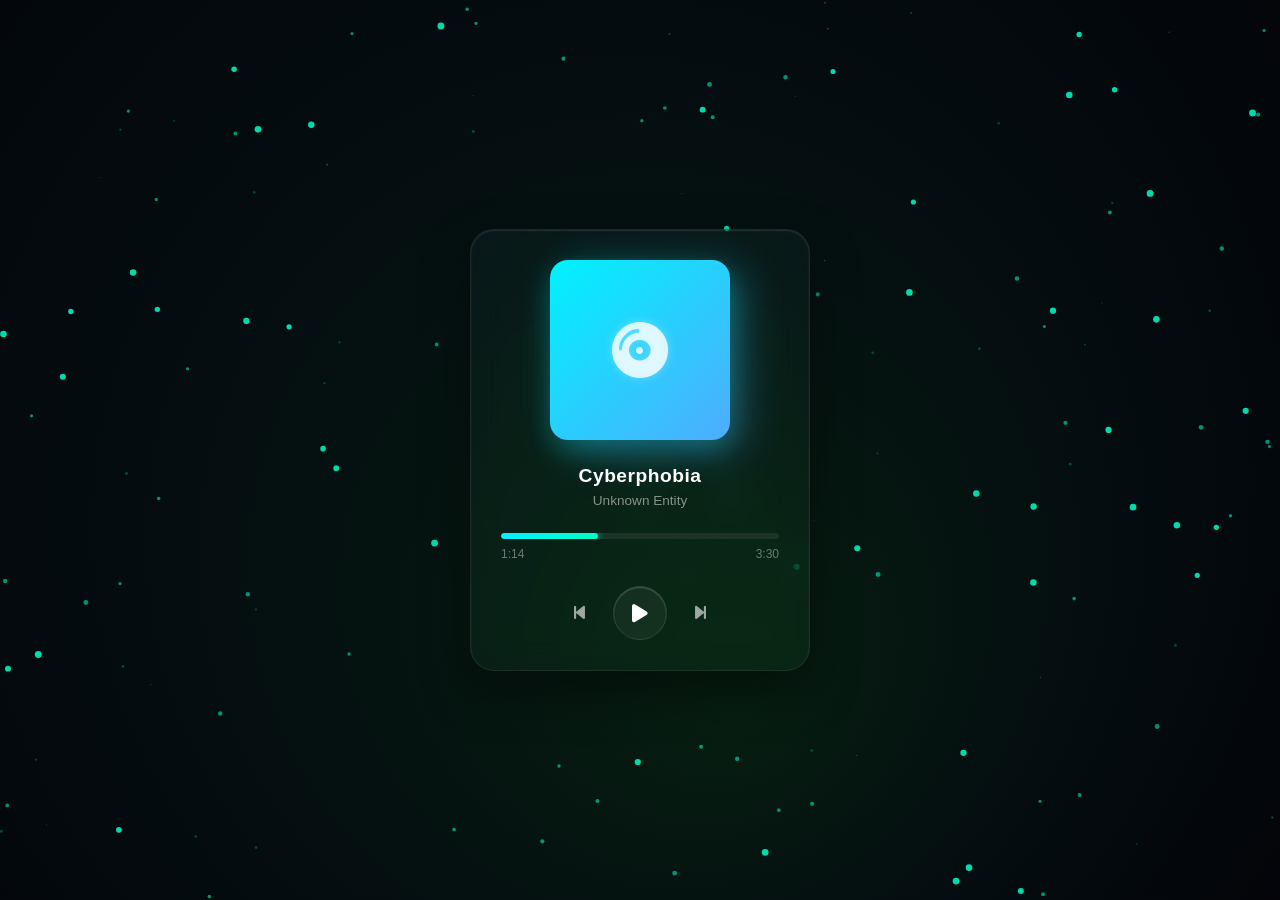
<file: index.html>
<!DOCTYPE html>
<html lang="en">
<head>
    <meta charset="UTF-8">
    <meta name="viewport" content="width=device-width, initial-scale=1.0">
    <title>Visual Playground</title>
    <!-- FontAwesome for sleek media icons -->
    <link rel="stylesheet" href="https://cdnjs.cloudflare.com/ajax/libs/font-awesome/6.4.0/css/all.min.css">
    <style>
        * { margin: 0; padding: 0; box-sizing: border-box; font-family: 'Segoe UI', Roboto, sans-serif; }
        body, html { width: 100%; height: 100%; overflow: hidden; background: #05070a; }
        canvas { display: block; width: 100vw; height: 100vh; position: absolute; top: 0; left: 0; z-index: 1; }

        /* Liquid Glass Player Container */
        .player-container {
            position: absolute;
            top: 50%;
            left: 50%;
            transform: translate(-50%, -50%);
            width: 340px;
            padding: 30px;
            background: rgba(255, 255, 255, 0.03);
            backdrop-filter: blur(16px) saturate(180%);
            -webkit-backdrop-filter: blur(16px) saturate(180%);
            border: 1px solid rgba(255, 255, 255, 0.08);
            border-radius: 24px;
            box-shadow: 0 20px 50px rgba(0, 0, 0, 0.4),
                        inset 0 1px 2px rgba(255, 255, 255, 0.1);
            z-index: 10;
            display: flex;
            flex-direction: column;
            align-items: center;
            transition: all 0.4s ease;
        }

        .player-container:hover {
            border-color: rgba(0, 255, 200, 0.2);
            box-shadow: 0 20px 50px rgba(0, 0, 0, 0.5),
                        0 0 30px rgba(0, 255, 200, 0.05),
                        inset 0 1px 2px rgba(255, 255, 255, 0.15);
        }

        /* Album Artwork with Liquid Glow */
        .art-zone {
            position: relative;
            width: 180px;
            height: 180px;
            margin-bottom: 25px;
        }

        .artwork {
            width: 100%;
            height: 100%;
            border-radius: 18px;
            background: linear-gradient(135deg, #00f2fe 0%, #4facfe 100%);
            display: flex;
            align-items: center;
            justify-content: center;
            box-shadow: 0 10px 25px rgba(0, 242, 254, 0.15);
            overflow: hidden;
        }

        .artwork i {
            font-size: 3.5rem;
            color: rgba(255, 255, 255, 0.8);
            text-shadow: 0 0 10px rgba(255, 255, 255, 0.3);
        }

        /* Ambient background glow behind the art */
        .art-glow {
            position: absolute;
            top: 10px;
            left: 10px;
            width: 100%;
            height: 100%;
            background: linear-gradient(135deg, #00f2fe 0%, #4facfe 100%);
            filter: blur(20px);
            opacity: 0.4;
            z-index: -1;
            border-radius: 18px;
        }

        /* Track Metadata */
        .track-info {
            text-align: center;
            margin-bottom: 25px;
            width: 100%;
        }

        .track-title {
            color: #ffffff;
            font-size: 1.2rem;
            font-weight: 600;
            letter-spacing: 0.5px;
            margin-bottom: 6px;
            white-space: nowrap;
            overflow: hidden;
            text-overflow: ellipsis;
        }

        .track-artist {
            color: rgba(255, 255, 255, 0.5);
            font-size: 0.85rem;
            font-weight: 400;
        }

        /* Progress Bar */
        .progress-block {
            width: 100%;
            margin-bottom: 25px;
        }

        .slider-wrapper {
            position: relative;
            width: 100%;
            height: 6px;
            background: rgba(255, 255, 255, 0.08);
            border-radius: 10px;
            cursor: pointer;
            overflow: hidden;
        }

        .progress-fill {
            height: 100%;
            width: 35%; /* Mock dynamic progress */
            background: linear-gradient(90deg, #00f2fe, #00ffc8);
            box-shadow: 0 0 8px #00ffc8;
            border-radius: 10px;
            transition: width 0.1s linear;
        }

        .time-stamps {
            display: flex;
            justify-content: space-between;
            margin-top: 8px;
            color: rgba(255, 255, 255, 0.4);
            font-size: 0.75rem;
        }

        /* Media Controls */
        .controls {
            display: flex;
            align-items: center;
            justify-content: center;
            gap: 28px;
            width: 100%;
        }

        .btn {
            background: none;
            border: none;
            color: rgba(255, 255, 255, 0.6);
            font-size: 1.1rem;
            cursor: pointer;
            transition: all 0.2s cubic-bezier(0.4, 0, 0.2, 1);
        }

        .btn:hover {
            color: #00ffc8;
            transform: scale(1.08);
            text-shadow: 0 0 10px rgba(0, 255, 200, 0.3);
        }

        .btn-play {
            width: 54px;
            height: 54px;
            border-radius: 50%;
            background: rgba(255, 255, 255, 0.05);
            border: 1px solid rgba(255, 255, 255, 0.1);
            color: #ffffff;
            font-size: 1.3rem;
            display: flex;
            align-items: center;
            justify-content: center;
            box-shadow: inset 0 1px 1px rgba(255, 255, 255, 0.2);
        }

        .btn-play:hover {
            background: rgba(255, 255, 255, 0.1);
            color: #00f2fe;
            border-color: rgba(0, 242, 254, 0.4);
            box-shadow: 0 0 15px rgba(0, 242, 254, 0.2),
                        inset 0 1px 1px rgba(255, 255, 255, 0.2);
        }
    </style>
</head>
<body>

    <canvas id="playground"></canvas>

    <div class="player-container">
        <div class="art-zone">
            <div class="artwork">
                <i class="fa-solid fa-compact-disc"></i>
            </div>
            <div class="art-glow"></div>
        </div>
        
        <div class="track-info">
            <div class="track-title">Cyberphobia</div>
            <div class="track-artist">Unknown Entity</div>
        </div>

        <div class="progress-block">
            <div class="slider-wrapper" id="progress-container">
                <div class="progress-fill" id="progress-bar"></div>
            </div>
            <div class="time-stamps">
                <span id="current-time">1:14</span>
                <span id="total-duration">3:30</span>
            </div>
        </div>

        <div class="controls">
            <button class="btn"><i class="fa-solid fa-backward-step"></i></button>
            <button class="btn btn-play" id="play-trigger"><i class="fa-solid fa-play" id="play-icon"></i></button>
            <button class="btn"><i class="fa-solid fa-forward-step"></i></button>
        </div>
    </div>

    <!-- Audio Element (Add your audio file link here) -->
    <audio id="audio-engine" src=""></audio>

    <script src="app.js"></script>
</body>
</html>
</file>
